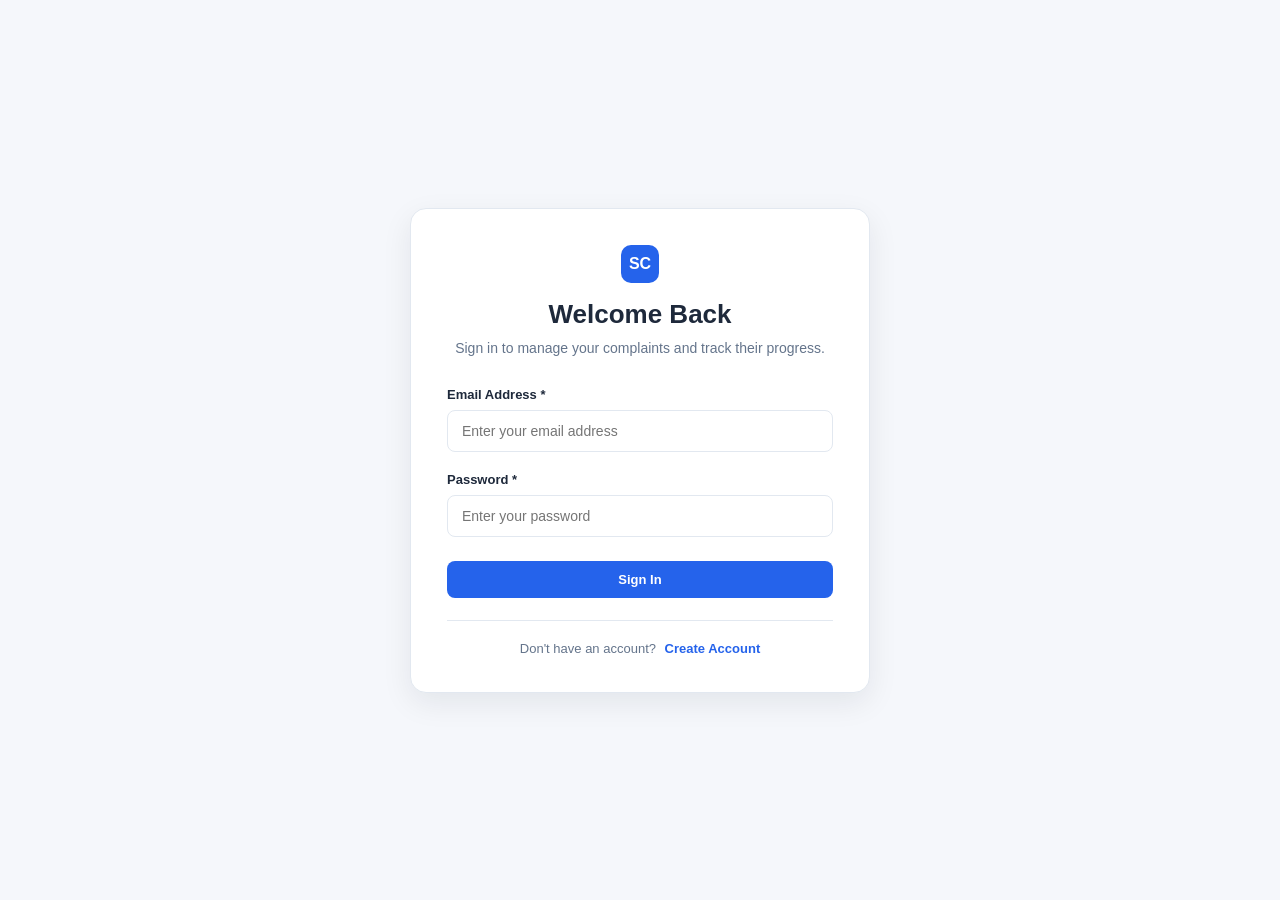
<file: src/main/resources/static/admin.html>
<!DOCTYPE html>
<html lang="en">
<head>
    <meta charset="UTF-8">
    <meta name="viewport" content="width=device-width, initial-scale=1.0">
    <title>Admin Dashboard | Smart Complaint Portal</title>
    <link rel="stylesheet" href="style.css">
</head>
<body>

<div class="app-container">

    <!-- Sidebar -->
    <aside class="sidebar">
        <div class="logo">
            <div class="logo-icon">SC</div>
            <h2>Smart <span>Complaint</span></h2>
        </div>

        <ul class="nav-menu">
            <li><a href="#dashboard" class="active"><span class="nav-icon">⌂</span>Dashboard</a></li>
            <li><a href="#users"><span class="nav-icon">◯</span>Manage Users</a></li>
            <li><a href="#assign"><span class="nav-icon">▤</span>Assign Complaints</a></li>
        </ul>
    </aside>

    <!-- Main Content -->
    <main class="main-content">

        <header class="top-header">
            <div class="page-title">Admin Dashboard</div>
            <div class="user-area">
                <div class="user-avatar">A</div>
                <div class="user-info">
                    <div class="user-name" id="adminName">Admin</div>
                    <div class="user-role">Administrator</div>
                </div>
                <button type="button" id="logoutButton" class="btn btn-secondary">Logout</button>
            </div>
        </header>

        <section class="content">

            <div class="welcome-section">
                <h1>Welcome, Admin</h1>
                <p>Manage users, assign complaints to agents, and monitor overall system activity.</p>
            </div>

            <!-- Statistics -->
            <div class="stats-grid" id="dashboard">
                <div class="stat-card">
                    <div class="stat-card-header">
                        <div class="stat-title">Total Users</div>
                        <div class="stat-icon">◯</div>
                    </div>
                    <div class="stat-value" id="totalUsers">0</div>
                </div>

                <div class="stat-card">
                    <div class="stat-card-header">
                        <div class="stat-title">Total Agents</div>
                        <div class="stat-icon">▤</div>
                    </div>
                    <div class="stat-value" id="totalAgents">0</div>
                </div>

                <div class="stat-card">
                    <div class="stat-card-header">
                        <div class="stat-title">Total Complaints</div>
                        <div class="stat-icon">▤</div>
                    </div>
                    <div class="stat-value" id="totalComplaints">0</div>
                </div>

                <div class="stat-card">
                    <div class="stat-card-header">
                        <div class="stat-title">Pending</div>
                        <div class="stat-icon">◷</div>
                    </div>
                    <div class="stat-value" id="pendingCount">0</div>
                </div>

                <div class="stat-card">
                    <div class="stat-card-header">
                        <div class="stat-title">In Progress</div>
                        <div class="stat-icon">◷</div>
                    </div>
                    <div class="stat-value" id="inProgressCount">0</div>
                </div>

                <div class="stat-card">
                    <div class="stat-card-header">
                        <div class="stat-title">Resolved</div>
                        <div class="stat-icon">✓</div>
                    </div>
                    <div class="stat-value" id="resolvedCount">0</div>
                </div>

                <div class="stat-card">
                    <div class="stat-card-header">
                        <div class="stat-title">Closed</div>
                        <div class="stat-icon">✓</div>
                    </div>
                    <div class="stat-value" id="closedCount">0</div>
                </div>
            </div>

            <div style="height: 30px;"></div>

            <!-- Manage Users -->
            <div class="card" id="users">
                <div class="card-header">
                    <div>
                        <h2>Manage Users</h2>
                        <p>View all registered users and remove accounts if needed.</p>
                    </div>
                </div>

                <div style="display:flex; gap:12px; margin-bottom:20px; flex-wrap:wrap; align-items:center;">
                    <input type="text" id="newAgentName" class="form-control" placeholder="Agent Name" style="max-width:200px;">
                    <input type="email" id="newAgentEmail" class="form-control" placeholder="Agent Email" style="max-width:220px;">
                    <input type="password" id="newAgentPassword" class="form-control" placeholder="Password" style="max-width:160px;">
                    <button class="btn btn-primary" onclick="addAgent()">Add Agent</button>
                </div>
                <div id="addAgentMessage" class="message"></div>

                <div class="table-container">
                    <table class="complaint-table">
                        <thead>
                        <tr>
                            <th>ID</th>
                            <th>Name</th>
                            <th>Email</th>
                            <th>Role</th>
                            <th>Action</th>
                        </tr>
                        </thead>
                        <tbody id="usersTableBody"></tbody>
                    </table>
                </div>
            </div>

            <div style="height: 30px;"></div>

            <!-- Assign Complaints -->
            <div class="card" id="assign">
                <div class="card-header">
                    <div>
                        <h2>Assign Complaints</h2>
                        <p>Assign open complaints to a support agent.</p>
                    </div>
                </div>

                <div class="table-container">
                    <table class="complaint-table">
                        <thead>
                        <tr>
                            <th>ID</th>
                            <th>Title</th>
                            <th>Status</th>
                            <th>Assigned Agent</th>
                            <th>Assign To</th>
                        </tr>
                        </thead>
                        <tbody id="complaintsTableBody"></tbody>
                    </table>
                </div>

                <div id="assignMessage" class="message"></div>
            </div>

        </section>
    </main>
</div>

<script>

    const loggedInUser = JSON.parse(localStorage.getItem("loggedInUser"));

function authHeaders() {
    const token = localStorage.getItem("token");
    return {
        "Content-Type": "application/json",
        "Authorization": "Bearer " + token
    };
}

if (!loggedInUser || loggedInUser.role !== "ADMIN") {
        window.location.href = "login.html";
    } else {
        document.getElementById("adminName").textContent = loggedInUser.name || "Admin";
    }

    let allAgents = [];

    async function loadDashboardStats() {
        const response = await fetch("/api/admin/dashboard", {
    headers: authHeaders()
});
        const stats = await response.json();

        document.getElementById("totalUsers").textContent = stats.totalUsers;
        document.getElementById("totalAgents").textContent = stats.totalAgents;
        document.getElementById("totalComplaints").textContent = stats.totalComplaints;
        document.getElementById("pendingCount").textContent = stats.pending;
        document.getElementById("inProgressCount").textContent = stats.inProgress;
        document.getElementById("resolvedCount").textContent = stats.resolved;
        document.getElementById("closedCount").textContent = stats.closed;
    }

    async function loadUsers() {
        const response = await fetch("/api/admin/users", {
    headers: authHeaders()
});
        const users = await response.json();

        const tbody = document.getElementById("usersTableBody");
        tbody.innerHTML = "";

        users.forEach(user => {
            const row = document.createElement("tr");
            row.innerHTML = `
                <td>#${user.id}</td>
                <td>${user.name || ""}</td>
                <td>${user.email || ""}</td>
                <td>${user.role || "N/A"}</td>
                <td><button class="btn btn-secondary" onclick="deleteUser(${user.id})">Delete</button></td>
            `;
            tbody.appendChild(row);
        });
    }

        async function deleteUser(userId) {
        if (!confirm("Are you sure you want to delete this user?")) {
            return;
        }
        await fetch(`/api/admin/users/${userId}`, {
    method: "DELETE",
    headers: authHeaders()
});
        loadUsers();
        loadDashboardStats();
    }

        async function addAgent() {
        const name = document.getElementById("newAgentName").value.trim();
        const email = document.getElementById("newAgentEmail").value.trim();
        const password = document.getElementById("newAgentPassword").value.trim();

        const messageEl = document.getElementById("addAgentMessage");

        if (!name || !email || !password) {
            messageEl.textContent = "Please fill all fields.";
            messageEl.className = "message error";
            return;
        }

        try {
            const userResponse = await fetch("/api/users", {
                method: "POST",
                headers: authHeaders(),
                body: JSON.stringify({
                    name: name,
                    email: email,
                    password: password,
                    phone: "0000000000",
                    role: "AGENT"
                })
            });

            if (!userResponse.ok) throw new Error();

            const agentResponse = await fetch("/api/agents", {
                method: "POST",
                headers: authHeaders(),
                body: JSON.stringify({
                    name: name,
                    email: email,
                    phone: "0000000000",
                    department: "General",
                    status: "AVAILABLE"
                })
            });

            if (!agentResponse.ok) throw new Error();

            messageEl.textContent = `Agent "${name}" added successfully.`;
            messageEl.className = "message success";

            document.getElementById("newAgentName").value = "";
            document.getElementById("newAgentEmail").value = "";
            document.getElementById("newAgentPassword").value = "";

            loadUsers();
            loadAgents();
            loadDashboardStats();

        } catch (error) {
            messageEl.textContent = "Unable to add agent. Email may already be in use.";
            messageEl.className = "message error";
        }
    }

    async function loadAgents() {
        const response = await fetch("/api/agents", {
    headers: authHeaders()
});
        allAgents = await response.json();
    }

    async function loadComplaintsForAssignment() {
        const response = await fetch("/api/complaints", {
    headers: authHeaders()
});
        const complaints = await response.json();

        const tbody = document.getElementById("complaintsTableBody");
        tbody.innerHTML = "";

        complaints.forEach(complaint => {
            const agentOptions = allAgents.map(agent =>
                `<option value="${agent.id}">${agent.name}</option>`
            ).join("");

            const row = document.createElement("tr");
            row.innerHTML = `
                <td>#${complaint.id}</td>
                <td>${complaint.title || "Untitled"}</td>
                <td>${complaint.status}</td>
                <td>${complaint.agent ? complaint.agent.name : "Unassigned"}</td>
                <td>
                    <select id="agentSelect-${complaint.id}" class="form-control">
                        <option value="">Select agent</option>
                        ${agentOptions}
                    </select>
                    <button class="btn btn-primary" style="margin-top:8px;" onclick="assignComplaint(${complaint.id})">Assign</button>
                </td>
            `;
            tbody.appendChild(row);
        });
    }

    async function assignComplaint(complaintId) {
        const select = document.getElementById(`agentSelect-${complaintId}`);
        const agentId = select.value;

        const messageEl = document.getElementById("assignMessage");

        if (!agentId) {
            messageEl.textContent = "Please select an agent first.";
            messageEl.className = "message error";
            return;
        }

        try {
            const response = await fetch(`/api/admin/complaints/${complaintId}/assign/${agentId}`, {
    method: "PUT",
    headers: authHeaders()
});

            if (!response.ok) {
                throw new Error("Assignment failed.");
            }

            messageEl.textContent = `Complaint #${complaintId} assigned successfully.`;
            messageEl.className = "message success";

            loadComplaintsForAssignment();
            loadDashboardStats();

        } catch (error) {
            messageEl.textContent = "Unable to assign complaint. Please try again.";
            messageEl.className = "message error";
        }
    }

    document.getElementById("logoutButton").addEventListener("click", () => {
        localStorage.removeItem("loggedInUser");
        window.location.href = "login.html";
    });

    async function init() {
        await loadDashboardStats();
        await loadUsers();
        await loadAgents();
        await loadComplaintsForAssignment();
    }

    init();

</script>

</body>
</html>
</file>
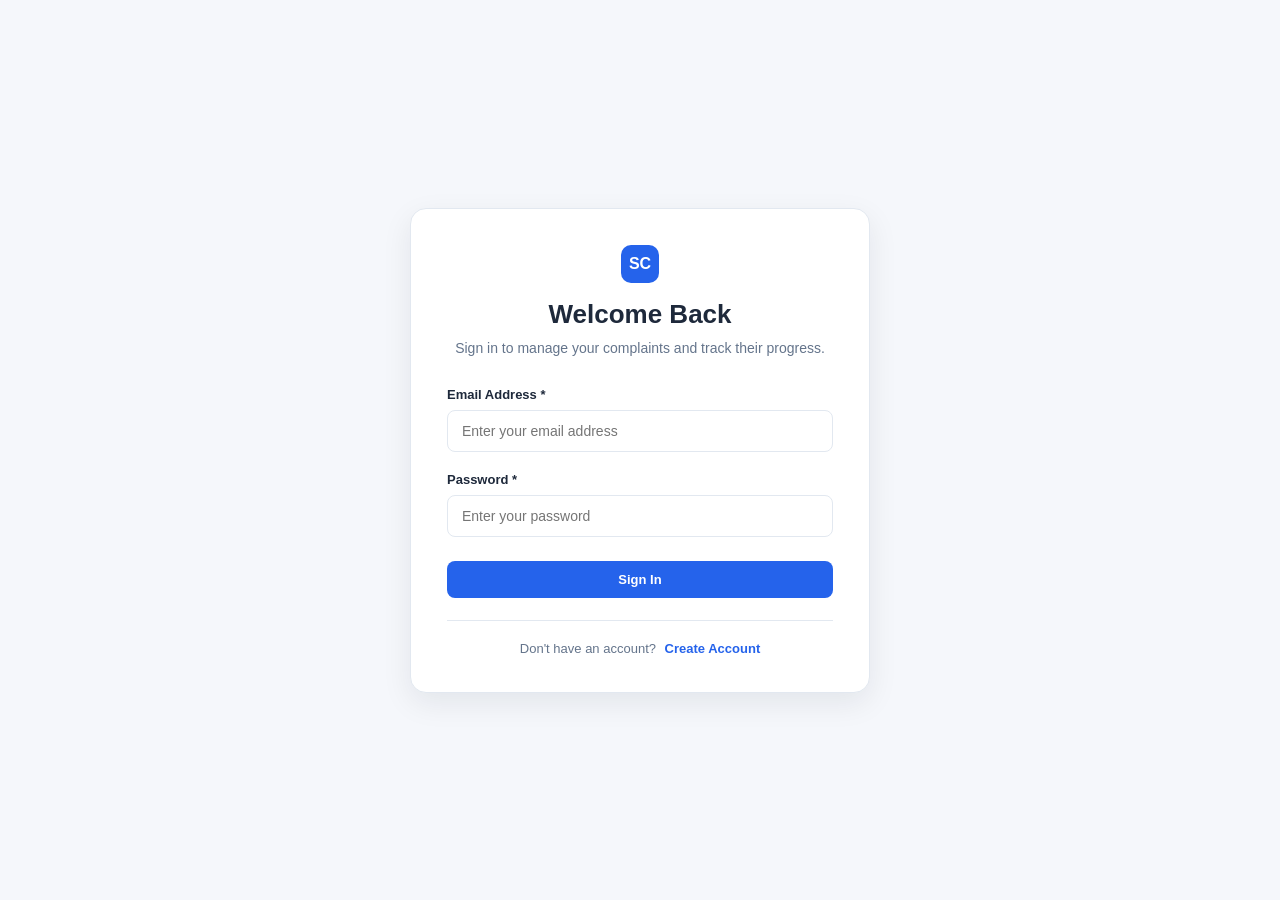
<file: src/main/resources/static/agent.html>
<!DOCTYPE html>
<html lang="en">
<head>
    <meta charset="UTF-8">
    <meta name="viewport" content="width=device-width, initial-scale=1.0">
    <title>Agent Dashboard | Smart Complaint Portal</title>
    <link rel="stylesheet" href="style.css">
</head>
<body>

<div class="app-container">

    <!-- Sidebar -->
    <aside class="sidebar">
        <div class="logo">
            <div class="logo-icon">SC</div>
            <h2>Smart <span>Complaint</span></h2>
        </div>

        <ul class="nav-menu">
            <li><a href="#myComplaints" class="active"><span class="nav-icon">▤</span>My Complaints</a></li>
        </ul>
    </aside>

    <!-- Main Content -->
    <main class="main-content">

        <header class="top-header">
            <div class="page-title">Agent Dashboard</div>
            <div class="user-area">
                <div class="user-avatar">A</div>
                <div class="user-info">
                    <div class="user-name" id="agentName">Agent</div>
                    <div class="user-role">Support Agent</div>
                </div>
                <button type="button" id="logoutButton" class="btn btn-secondary">Logout</button>
            </div>
        </header>

        <section class="content">

            <div class="welcome-section">
                <h1>Welcome, Agent</h1>
                <p>View your assigned complaints, update their status, and add resolution remarks.</p>
            </div>

            <div class="card" id="myComplaints">
                <div class="card-header">
                    <div>
                        <h2>My Assigned Complaints</h2>
                        <p>Update status and add remarks as you work through each complaint.</p>
                    </div>
                </div>

                <div class="table-container">
                    <table class="complaint-table">
                        <thead>
                        <tr>
                            <th>ID</th>
                            <th>Title</th>
                            <th>Description</th>
                            <th>Status</th>
                            <th>Remarks</th>
                            <th>Actions</th>
                        </tr>
                        </thead>
                        <tbody id="agentComplaintsBody"></tbody>
                    </table>
                </div>

                <div id="agentMessage" class="message"></div>
            </div>

        </section>
    </main>
</div>

<script>

    const loggedInUser = JSON.parse(localStorage.getItem("loggedInUser"));

    function authHeaders() {
        const token = localStorage.getItem("token");
        return {
            "Content-Type": "application/json",
            "Authorization": "Bearer " + token
        };
    }

    if (!loggedInUser || loggedInUser.role !== "AGENT") {
        window.location.href = "login.html";
    } else {
        document.getElementById("agentName").textContent = loggedInUser.name || "Agent";
    }

    // ... baaki code same rahega
    if (!loggedInUser || loggedInUser.role !== "AGENT") {
        window.location.href = "login.html";
    } else {
        document.getElementById("agentName").textContent = loggedInUser.name || "Agent";
    }

    async function loadMyComplaints() {
        const response = await fetch(`/api/agents/${loggedInUser.email}/complaints`, {
    headers: authHeaders()
});
        const complaints = await response.json();

        const tbody = document.getElementById("agentComplaintsBody");
        tbody.innerHTML = "";

        if (complaints.length === 0) {
            tbody.innerHTML = `<tr><td colspan="6" class="empty-state"><h3>No complaints assigned</h3></td></tr>`;
            return;
        }

        complaints.forEach(complaint => {
            const row = document.createElement("tr");
            row.innerHTML = `
                <td>#${complaint.id}</td>
                <td>${complaint.title || "Untitled"}</td>
                <td>${complaint.description || ""}</td>
                <td>
                    <select id="statusSelect-${complaint.id}" class="form-control">
                        <option value="PENDING" ${complaint.status === "PENDING" ? "selected" : ""}>Pending</option>
                        <option value="IN_PROGRESS" ${complaint.status === "IN_PROGRESS" ? "selected" : ""}>In Progress</option>
                        <option value="RESOLVED" ${complaint.status === "RESOLVED" ? "selected" : ""}>Resolved</option>
                        <option value="CLOSED" ${complaint.status === "CLOSED" ? "selected" : ""}>Closed</option>
                    </select>
                    <button class="btn btn-primary" style="margin-top:8px;" onclick="updateStatus(${complaint.id})">Update</button>
                </td>
                <td>
                    <textarea id="remarksInput-${complaint.id}" class="form-control" placeholder="Add remarks">${complaint.remarks || ""}</textarea>
                    <button class="btn btn-secondary" style="margin-top:8px;" onclick="saveRemarks(${complaint.id})">Save Remarks</button>
                </td>
                <td>
                    <button class="btn btn-primary" onclick="closeComplaint(${complaint.id})">Close</button>
                </td>
            `;
            tbody.appendChild(row);
        });
    }

    function showAgentMessage(text, type) {
        const el = document.getElementById("agentMessage");
        el.textContent = text;
        el.className = `message ${type}`;
        setTimeout(() => {
            el.className = "message";
            el.textContent = "";
        }, 3000);
    }

    async function updateStatus(complaintId) {
        const select = document.getElementById(`statusSelect-${complaintId}`);
        const status = select.value;

        try {
            const response = await fetch(`/api/agents/complaints/${complaintId}/status`, {
    method: "PUT",
    headers: authHeaders(),
    body: JSON.stringify({ status: status })
});

            if (!response.ok) throw new Error();

            showAgentMessage(`Complaint #${complaintId} status updated.`, "success");
            loadMyComplaints();

        } catch (error) {
            showAgentMessage("Unable to update status.", "error");
        }
    }

    async function saveRemarks(complaintId) {
        const textarea = document.getElementById(`remarksInput-${complaintId}`);
        const remarks = textarea.value;

        try {
            const response = await fetch(`/api/agents/complaints/${complaintId}/remarks`, {
    method: "PUT",
    headers: authHeaders(),
    body: JSON.stringify({ remarks: remarks })
});

            if (!response.ok) throw new Error();

            showAgentMessage(`Remarks saved for complaint #${complaintId}.`, "success");

        } catch (error) {
            showAgentMessage("Unable to save remarks.", "error");
        }
    }

    async function closeComplaint(complaintId) {
        if (!confirm("Close this complaint?")) return;

        try {
            const response = await fetch(`/api/agents/complaints/${complaintId}/close`, {
    method: "PUT",
    headers: authHeaders()
});

            if (!response.ok) throw new Error();

            showAgentMessage(`Complaint #${complaintId} closed.`, "success");
            loadMyComplaints();

        } catch (error) {
            showAgentMessage("Unable to close complaint.", "error");
        }
    }

    document.getElementById("logoutButton").addEventListener("click", () => {
        localStorage.removeItem("loggedInUser");
        window.location.href = "login.html";
    });

    loadMyComplaints();

</script>

</body>
</html>
</file>
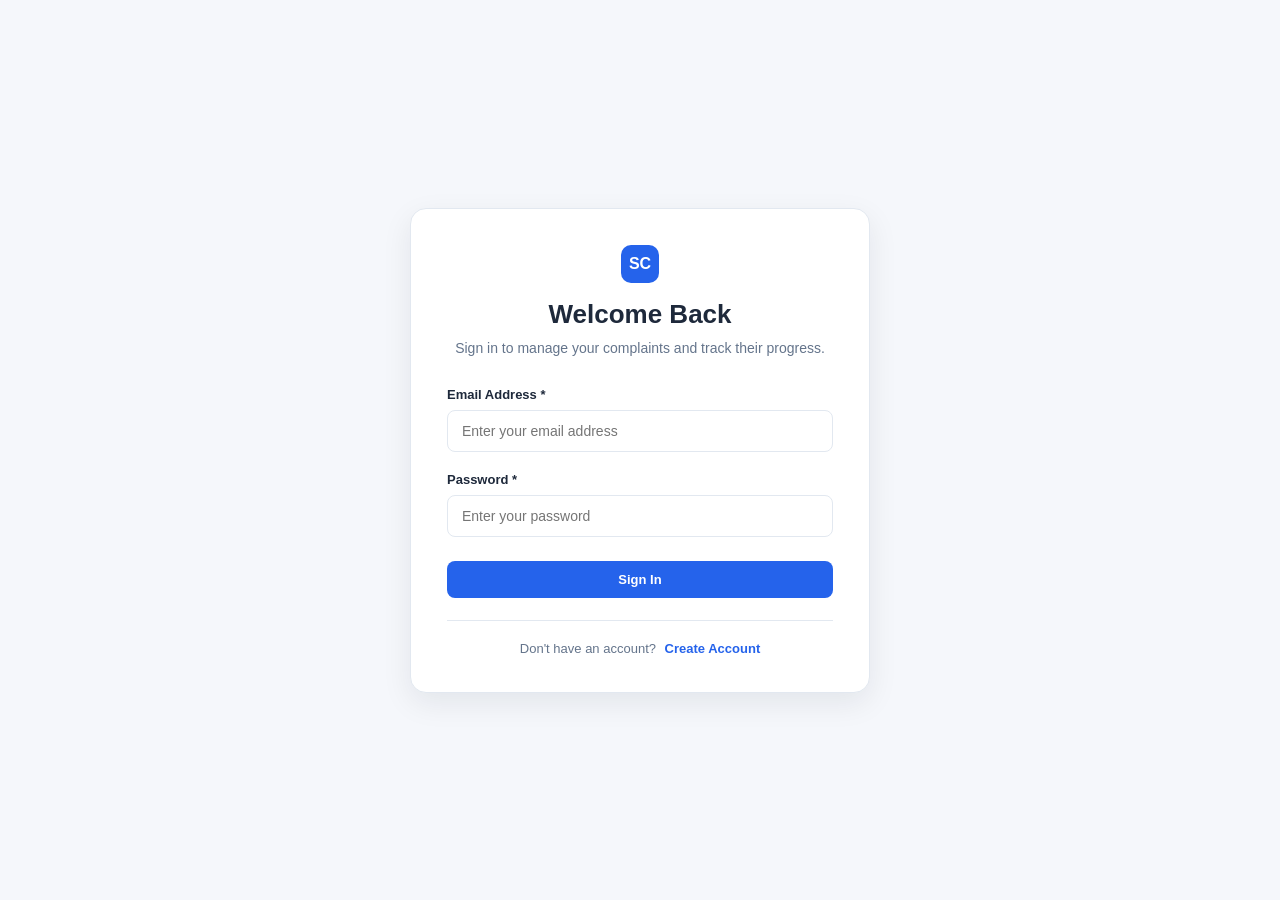
<file: src/main/resources/static/login.html>
<!DOCTYPE html>
<html lang="en">
<head>
    <meta charset="UTF-8">
    <meta name="viewport" content="width=device-width, initial-scale=1.0">

    <title>Sign In | Smart Complaint Portal</title>

    <link rel="stylesheet" href="style.css">
</head>

<body>

<div class="auth-container">

    <div class="auth-card">

        <div class="auth-header">

            <div class="logo-icon">
                SC
            </div>

            <h1>Welcome Back</h1>

            <p>
                Sign in to manage your complaints and track their progress.
            </p>

        </div>


        <form id="loginForm">

            <div class="form-group">

                <label for="email">
                    Email Address *
                </label>

                <input
                        type="email"
                        id="email"
                        class="form-control"
                        placeholder="Enter your email address"
                        required>

            </div>


            <div class="form-group">

                <label for="password">
                    Password *
                </label>

                <input
                        type="password"
                        id="password"
                        class="form-control"
                        placeholder="Enter your password"
                        required>

            </div>


            <button
                    type="submit"
                    class="btn btn-primary auth-button">

                Sign In

            </button>


            <div
                    id="loginMessage"
                    class="message">
            </div>

        </form>


        <div class="auth-footer">

            <span>Don't have an account?</span>

            <a href="register.html">
                Create Account
            </a>

        </div>

    </div>

</div>


<script>

    const loginForm = document.getElementById("loginForm");

    loginForm.addEventListener("submit", async function(event) {

        event.preventDefault();

        const email = document.getElementById("email").value.trim();
        const password = document.getElementById("password").value;

        const message = document.getElementById("loginMessage");

        message.className = "message";
        message.textContent = "";

        try {

            const response = await fetch("/api/users/login", {
                method: "POST",
                headers: {
                    "Content-Type": "application/json"
                },
                body: JSON.stringify({
                    email: email,
                    password: password
                })
            });

            if (!response.ok) {
                throw new Error("Invalid email or password.");
            }

            const result = await response.json();

if (!result || !result.token) {
    throw new Error("Invalid email or password.");
}

localStorage.setItem("token", result.token);
localStorage.setItem("loggedInUser", JSON.stringify(result.user));

            message.textContent = "Login successful. Redirecting...";

            message.className = "message success";

            let redirectPage = "index.html";

            if (result.user.role === "ADMIN") {
    redirectPage = "admin.html";
} else if (result.user.role === "AGENT") {
    redirectPage = "agent.html";
}

            setTimeout(() => {
                window.location.href = redirectPage;
            }, 1000);

        } catch (error) {

            console.error("Login error:", error);

            message.textContent =
                "Invalid email or password. Please try again.";

            message.className = "message error";
        }

    });

</script>

</body>
</html>
</file>
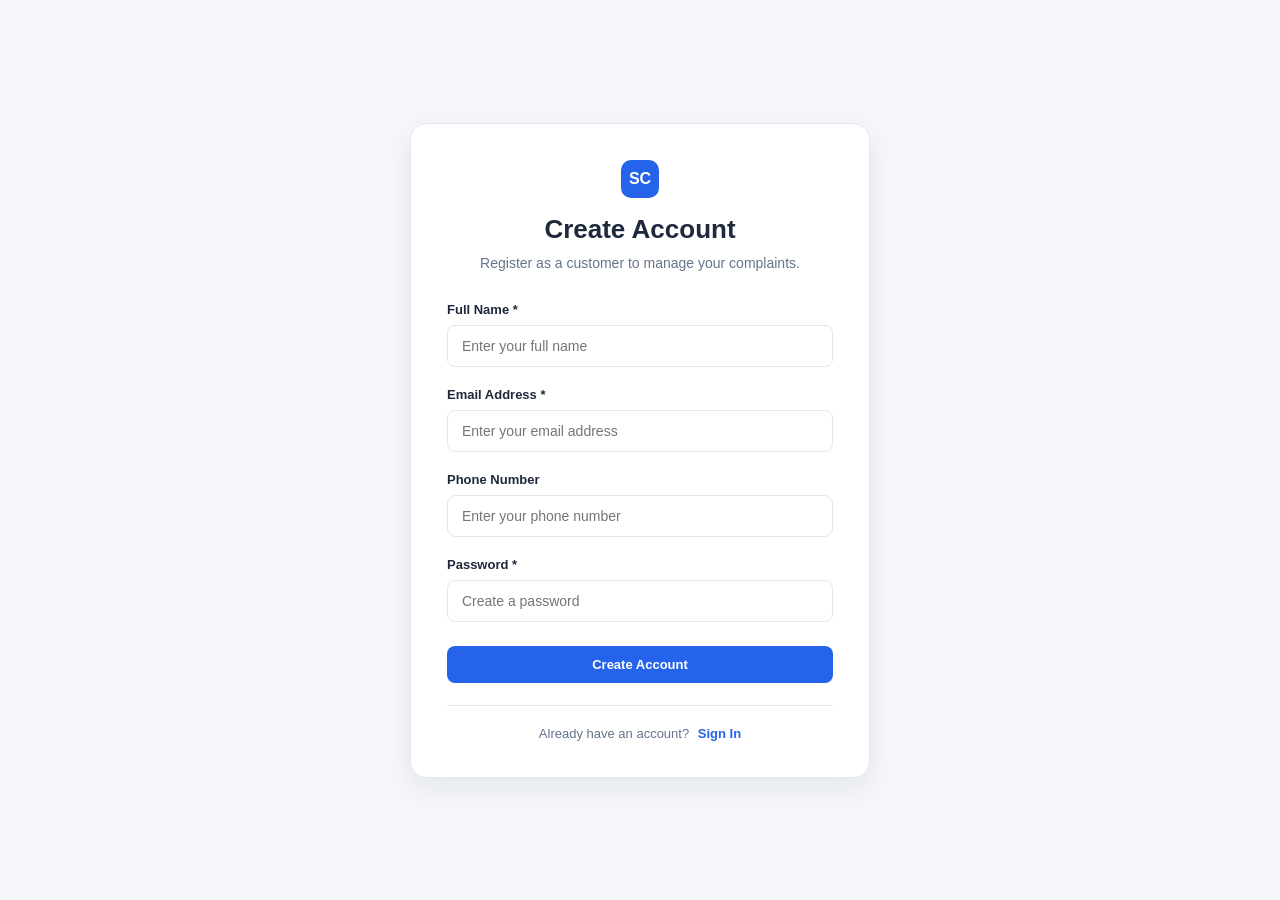
<file: src/main/resources/static/register.html>
<!DOCTYPE html>
<html lang="en">
<head>
    <meta charset="UTF-8">
    <meta name="viewport" content="width=device-width, initial-scale=1.0">

    <title>Create Account | Smart Complaint Portal</title>

    <link rel="stylesheet" href="style.css">
</head>

<body>

<div class="auth-container">

    <div class="auth-card">

        <div class="auth-header">

            <div class="logo-icon">
                SC
            </div>

            <h1>Create Account</h1>

            <p>
                Register as a customer to manage your complaints.
            </p>

        </div>


        <form id="registerForm">

            <div class="form-group">

                <label for="name">
                    Full Name *
                </label>

                <input
                        type="text"
                        id="name"
                        class="form-control"
                        placeholder="Enter your full name"
                        required>

            </div>


            <div class="form-group">

                <label for="email">
                    Email Address *
                </label>

                <input
                        type="email"
                        id="email"
                        class="form-control"
                        placeholder="Enter your email address"
                        required>

            </div>


            <div class="form-group">

                <label for="phone">
                    Phone Number
                </label>

                <input
                        type="tel"
                        id="phone"
                        class="form-control"
                        placeholder="Enter your phone number">

            </div>


            <div class="form-group">

                <label for="password">
                    Password *
                </label>

                <input
                        type="password"
                        id="password"
                        class="form-control"
                        placeholder="Create a password"
                        required>

            </div>


            <button
                    type="submit"
                    class="btn btn-primary auth-button">

                Create Account

            </button>


            <div
                    id="registerMessage"
                    class="message">
            </div>

        </form>


        <div class="auth-footer">

            <span>Already have an account?</span>

            <a href="login.html">
                Sign In
            </a>

        </div>

    </div>

</div>


<script>

    const registerForm = document.getElementById("registerForm");

    registerForm.addEventListener("submit", async function(event) {

        event.preventDefault();

        const name = document.getElementById("name").value.trim();
        const email = document.getElementById("email").value.trim();
        const phone = document.getElementById("phone").value.trim();
        const password = document.getElementById("password").value;

        const message = document.getElementById("registerMessage");

        const userData = {
            name: name,
            email: email,
            password: password,
            phone: phone,
            role: "CUSTOMER"
        };

        try {

            const response = await fetch("/api/users", {
                method: "POST",
                headers: {
                    "Content-Type": "application/json"
                },
                body: JSON.stringify(userData)
            });

            if (!response.ok) {
                throw new Error("Registration failed.");
            }

            const result = await response.json();

            message.textContent =
                "Account created successfully. Please sign in.";

            message.className = "message success";

            registerForm.reset();

        } catch (error) {

            console.error("Registration error:", error);

            message.textContent =
                "Unable to create account. Please try again.";

            message.className = "message error";
        }

    });

</script>

</body>
</html>
</file>
<file: src/main/resources/static/style.css>
/* ================================
   Smart Complaint Portal
   Global Styles
================================ */

* {
    margin: 0;
    padding: 0;
    box-sizing: border-box;
}

:root {
    --primary: #2563eb;
    --primary-dark: #1d4ed8;
    --background: #f5f7fb;
    --white: #ffffff;
    --text-dark: #1e293b;
    --text-light: #64748b;
    --border: #e2e8f0;
    --success: #16a34a;
    --warning: #d97706;
    --danger: #dc2626;
}

body {
    font-family: "Segoe UI", Arial, sans-serif;
    background: var(--background);
    color: var(--text-dark);
    min-height: 100vh;
}

/* ================================
   Main Layout
================================ */

.app-container {
    display: flex;
    min-height: 100vh;
}

/* ================================
   Sidebar
================================ */

.sidebar {
    width: 250px;
    background: var(--white);
    border-right: 1px solid var(--border);
    padding: 24px 16px;
    position: fixed;
    left: 0;
    top: 0;
    bottom: 0;
}

.logo {
    display: flex;
    align-items: center;
    gap: 10px;
    padding: 8px 12px 28px;
}

.logo-icon {
    width: 38px;
    height: 38px;
    background: var(--primary);
    color: white;
    border-radius: 10px;
    display: flex;
    align-items: center;
    justify-content: center;
    font-weight: 700;
}

.logo h2 {
    font-size: 18px;
}

.logo span {
    color: var(--primary);
}

.nav-menu {
    list-style: none;
}

.nav-menu li {
    margin-bottom: 6px;
}

.nav-menu a {
    display: flex;
    align-items: center;
    gap: 12px;
    padding: 12px 14px;
    color: var(--text-light);
    text-decoration: none;
    border-radius: 8px;
    font-size: 14px;
    transition: 0.2s;
}

.nav-menu a:hover,
.nav-menu a.active {
    background: #eff6ff;
    color: var(--primary);
}

.nav-icon {
    width: 20px;
    text-align: center;
}

/* ================================
   Main Content
================================ */

.main-content {
    margin-left: 250px;
    width: calc(100% - 250px);
}

/* ================================
   Top Header
================================ */

.top-header {
    height: 72px;
    background: var(--white);
    border-bottom: 1px solid var(--border);
    display: flex;
    align-items: center;
    justify-content: space-between;
    padding: 0 32px;
}

.page-title {
    font-size: 20px;
    font-weight: 600;
}

.user-area {
    display: flex;
    align-items: center;
    gap: 12px;
}

.user-avatar {
    width: 38px;
    height: 38px;
    background: #dbeafe;
    color: var(--primary);
    border-radius: 50%;
    display: flex;
    align-items: center;
    justify-content: center;
    font-weight: 600;
}

.user-info {
    font-size: 13px;
}

.user-name {
    font-weight: 600;
}

.user-role {
    color: var(--text-light);
}

/* ================================
   Dashboard Content
================================ */

.content {
    padding: 32px;
}

.welcome-section {
    margin-bottom: 28px;
}

.welcome-section h1 {
    font-size: 26px;
    margin-bottom: 6px;
}

.welcome-section p {
    color: var(--text-light);
    font-size: 14px;
}

/* ================================
   Statistics Cards
================================ */

.stats-grid {
    display: grid;
    grid-template-columns: repeat(3, 1fr);
    gap: 20px;
    margin-bottom: 30px;
}

.stat-card {
    background: var(--white);
    border: 1px solid var(--border);
    border-radius: 12px;
    padding: 22px;
}

.stat-card-header {
    display: flex;
    justify-content: space-between;
    align-items: center;
    margin-bottom: 14px;
}

.stat-title {
    color: var(--text-light);
    font-size: 13px;
}

.stat-icon {
    width: 38px;
    height: 38px;
    border-radius: 9px;
    display: flex;
    align-items: center;
    justify-content: center;
    background: #eff6ff;
    color: var(--primary);
}

.stat-value {
    font-size: 28px;
    font-weight: 700;
}

/* ================================
   Cards
================================ */

.card {
    background: var(--white);
    border: 1px solid var(--border);
    border-radius: 12px;
    padding: 24px;
}

.card-header {
    display: flex;
    justify-content: space-between;
    align-items: center;
    margin-bottom: 20px;
}

.card-header h2 {
    font-size: 18px;
}

.card-header p {
    color: var(--text-light);
    font-size: 13px;
}

/* ================================
   Complaint Table
================================ */

.table-container {
    overflow-x: auto;
}

.complaint-table {
    width: 100%;
    border-collapse: collapse;
}

.complaint-table th {
    text-align: left;
    padding: 13px 12px;
    background: #f8fafc;
    color: var(--text-light);
    font-size: 12px;
    font-weight: 600;
    border-bottom: 1px solid var(--border);
}

.complaint-table td {
    padding: 15px 12px;
    border-bottom: 1px solid var(--border);
    font-size: 13px;
}

.complaint-table tr:last-child td {
    border-bottom: none;
}

/* ================================
   Status Badges
================================ */

.status-badge {
    display: inline-block;
    padding: 5px 10px;
    border-radius: 20px;
    font-size: 11px;
    font-weight: 600;
}

.status-open {
    background: #fee2e2;
    color: var(--danger);
}

.status-progress {
    background: #fef3c7;
    color: var(--warning);
}

.status-resolved {
    background: #dcfce7;
    color: var(--success);
}

.status-closed {
    background: #e2e8f0;
    color: #475569;
}

/* ================================
   Complaint Form
================================ */

.form-card {
    max-width: 800px;
}

.form-group {
    margin-bottom: 20px;
}

.form-group label {
    display: block;
    font-size: 13px;
    font-weight: 600;
    margin-bottom: 8px;
}

.form-control {
    width: 100%;
    padding: 12px 14px;
    border: 1px solid var(--border);
    border-radius: 8px;
    outline: none;
    font-size: 14px;
    font-family: inherit;
    background: white;
    transition: 0.2s;
}

.form-control:focus {
    border-color: var(--primary);
    box-shadow: 0 0 0 3px #dbeafe;
}

textarea.form-control {
    min-height: 130px;
    resize: vertical;
}

select.form-control {
    cursor: pointer;
}

/* ================================
   Buttons
================================ */

.btn {
    border: none;
    border-radius: 8px;
    padding: 11px 18px;
    font-size: 13px;
    font-weight: 600;
    cursor: pointer;
    transition: 0.2s;
}

.btn-primary {
    background: var(--primary);
    color: white;
}

.btn-primary:hover {
    background: var(--primary-dark);
}

.btn-secondary {
    background: #f1f5f9;
    color: var(--text-dark);
}

.btn-secondary:hover {
    background: #e2e8f0;
}

/* ================================
   Message
================================ */

.message {
    margin-top: 16px;
    padding: 12px 14px;
    border-radius: 8px;
    font-size: 13px;
    display: none;
}

.message.success {
    display: block;
    background: #dcfce7;
    color: #166534;
}

.message.error {
    display: block;
    background: #fee2e2;
    color: #991b1b;
}

/* ================================
   Empty State
================================ */

.empty-state {
    text-align: center;
    padding: 40px 20px;
    color: var(--text-light);
}

.empty-state h3 {
    margin-bottom: 6px;
    color: var(--text-dark);
}

/* ================================
   Responsive Design
================================ */

@media (max-width: 900px) {

    .sidebar {
        width: 210px;
    }

    .main-content {
        margin-left: 210px;
        width: calc(100% - 210px);
    }

    .stats-grid {
        grid-template-columns: 1fr;
    }
}

@media (max-width: 700px) {

    .sidebar {
        display: none;
    }

    .main-content {
        margin-left: 0;
        width: 100%;
    }

    .content {
        padding: 20px;
    }

    .top-header {
        padding: 0 20px;
    }

    .user-info {
        display: none;
    }
}
/* =================================
   Authentication Pages
================================= */

.auth-container {
    min-height: 100vh;
    display: flex;
    align-items: center;
    justify-content: center;
    padding: 30px;
    background: var(--background);
}

.auth-card {
    width: 100%;
    max-width: 460px;
    background: var(--white);
    border: 1px solid var(--border);
    border-radius: 16px;
    padding: 36px;
    box-shadow: 0 10px 30px rgba(15, 23, 42, 0.08);
}

.auth-header {
    text-align: center;
    margin-bottom: 28px;
}

.auth-header .logo-icon {
    margin: 0 auto 16px;
}

.auth-header h1 {
    font-size: 26px;
    margin-bottom: 8px;
}

.auth-header p {
    color: var(--text-light);
    font-size: 14px;
    line-height: 1.5;
}

.auth-button {
    width: 100%;
    margin-top: 4px;
}

.auth-footer {
    text-align: center;
    margin-top: 22px;
    padding-top: 20px;
    border-top: 1px solid var(--border);
    font-size: 13px;
    color: var(--text-light);
}

.auth-footer a {
    color: var(--primary);
    font-weight: 600;
    text-decoration: none;
    margin-left: 5px;
}

.auth-footer a:hover {
    text-decoration: underline;
}

@media (max-width: 500px) {

    .auth-container {
        padding: 20px;
    }

    .auth-card {
        padding: 26px 20px;
    }

    .auth-header h1 {
        font-size: 23px;
    }
}
}
</file>
